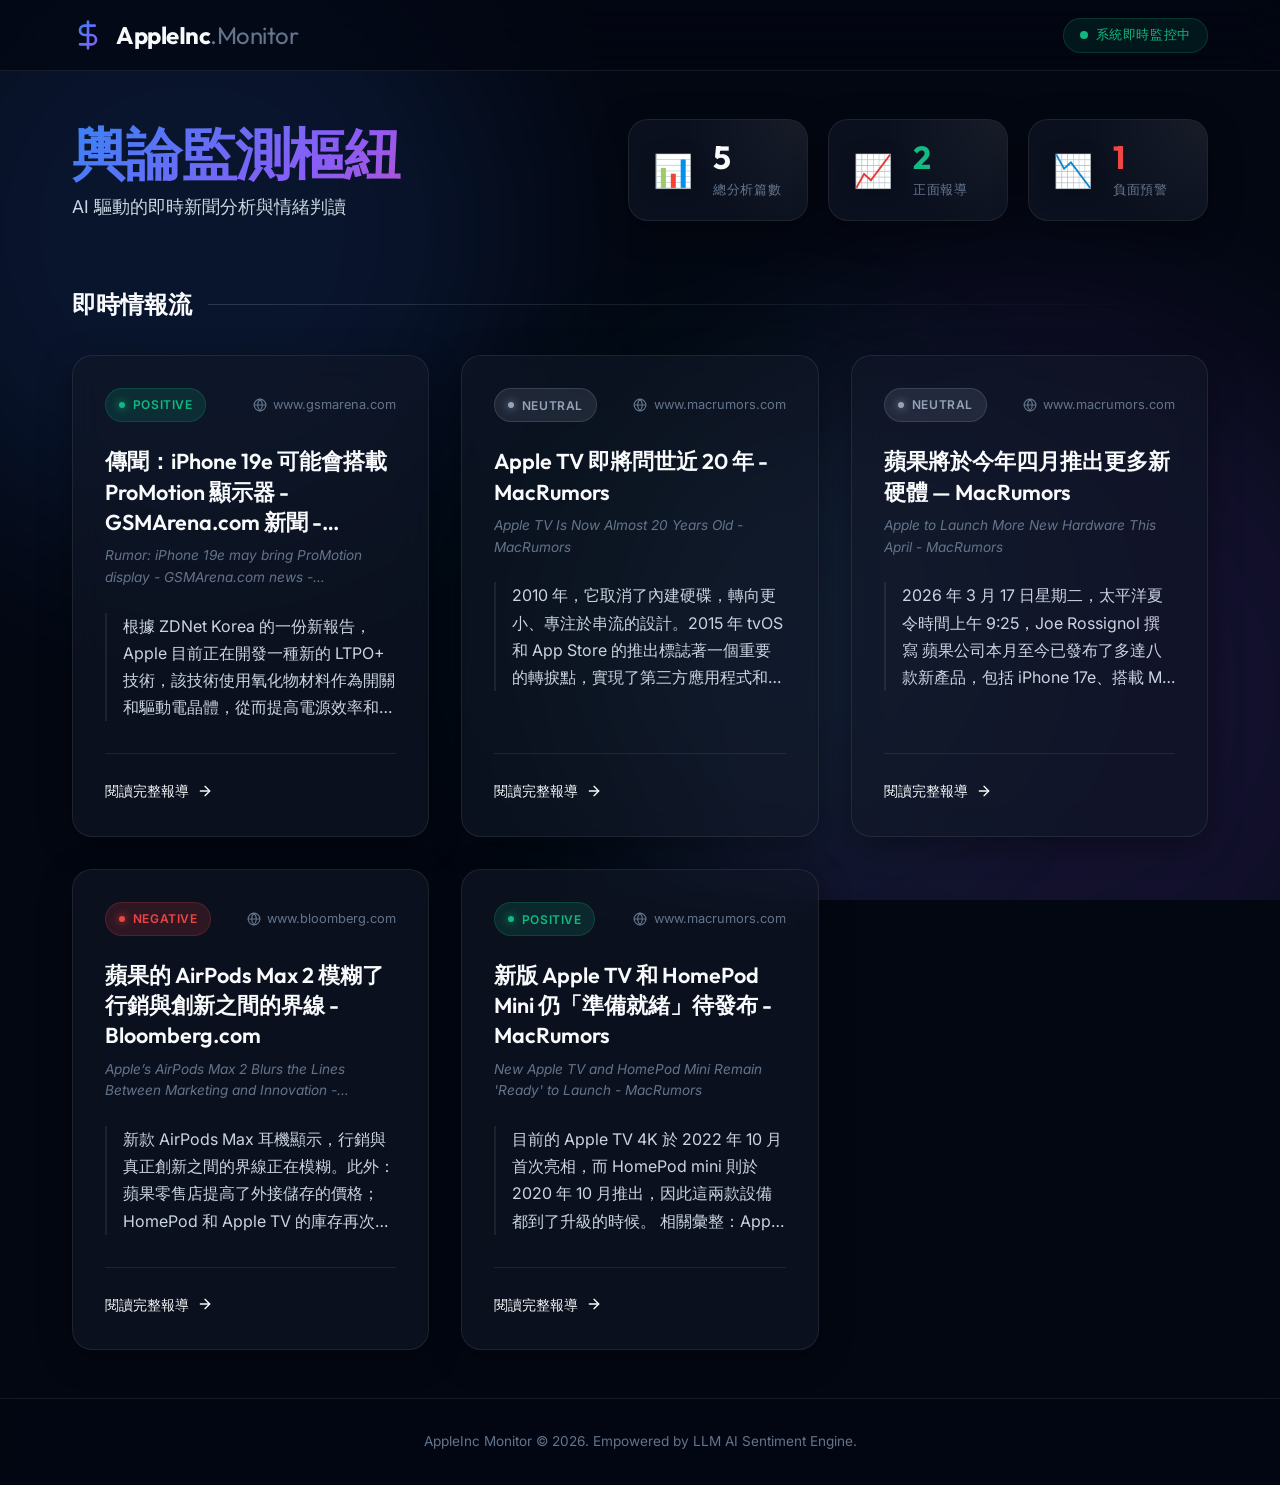
<file: docs/index.html>
<!DOCTYPE html>
<html lang="zh-Hant">
<head>
    <meta charset="UTF-8">
    <meta name="viewport" content="width=device-width, initial-scale=1.0">
    <meta name="description" content="AppleInc 輿論監控系統 — 即時追蹤 Apple 相關新聞與 AI 情緒分析報告">
    <title>AppleInc Monitor | 輿論監控樞紐</title>
    <!-- Use Google Fonts for premium typography -->
    <link rel="preconnect" href="https://fonts.googleapis.com">
    <link rel="preconnect" href="https://fonts.gstatic.com" crossorigin>
    <link href="https://fonts.googleapis.com/css2?family=Outfit:wght@300;400;500;600;700;800&family=Inter:wght@300;400;500;600;700&display=swap" rel="stylesheet">
    <link rel="stylesheet" href="./style.css">
</head>
<body>

<!-- Animated Background Mesh -->
<div class="bg-mesh">
    <div class="mesh-blob blob-1"></div>
    <div class="mesh-blob blob-2"></div>
    <div class="mesh-blob blob-3"></div>
</div>

<div class="app-container">
    <!-- Navbar -->
    <nav class="glass-nav">
        <div class="nav-content">
            <div class="nav-brand">
                <div class="brand-icon">
                    <svg viewBox="0 0 24 24" fill="none" stroke="url(#gradient)" stroke-width="2" stroke-linecap="round" stroke-linejoin="round">
                        <defs>
                            <linearGradient id="gradient" x1="0%" y1="0%" x2="100%" y2="100%">
                                <stop offset="0%" stop-color="#3b82f6" />
                                <stop offset="100%" stop-color="#8b5cf6" />
                            </linearGradient>
                        </defs>
                        <path d="M12 2v20M17 5H9.5a3.5 3.5 0 0 0 0 7h5a3.5 3.5 0 0 1 0 7H6"/>
                    </svg>
                </div>
                <h1>AppleInc<span>.Monitor</span></h1>
            </div>
            <div class="nav-status">
                <span class="pulse-dot"></span>
                <span class="status-text">系統即時監控中</span>
            </div>
        </div>
    </nav>

    <main class="dashboard">
        <!-- Dashboard Header & KPI -->
        <header class="dashboard-header animate-fade-in">
            <div class="header-titles">
                <h2 class="page-title">輿論監測樞紐</h2>
                <p class="page-subtitle">AI 驅動的即時新聞分析與情緒判讀</p>
            </div>
            
            
            <div class="kpi-grid">
                <div class="kpi-card glass-panel" style="--delay: 0.1s">
                    <div class="kpi-icon">📊</div>
                    <div class="kpi-info">
                        <span class="kpi-value">5</span>
                        <span class="kpi-label">總分析篇數</span>
                    </div>
                </div>
                <div class="kpi-card glass-panel positive-glow" style="--delay: 0.2s">
                    <div class="kpi-icon">📈</div>
                    <div class="kpi-info">
                        <span class="kpi-value positive-text">2</span>
                        <span class="kpi-label">正面報導</span>
                    </div>
                </div>
                <div class="kpi-card glass-panel negative-glow" style="--delay: 0.3s">
                    <div class="kpi-icon">📉</div>
                    <div class="kpi-info">
                        <span class="kpi-value negative-text">1</span>
                        <span class="kpi-label">負面預警</span>
                    </div>
                </div>
            </div>
            
        </header>

        <!-- Dynamic Feed -->
        <section class="feed-section">
            <div class="section-heading animate-fade-in" style="--delay: 0.4s">
                <h3>即時情報流</h3>
                <div class="heading-line"></div>
            </div>
            
            
            <div class="news-grid">
                
                <article class="news-card glass-panel animate-slide-up positive" style="--delay: 0.5s">
                    <div class="card-glow"></div>
                    
                    <div class="card-top">
                        <div class="sentiment-indicator">
                            <span class="indicator-dot"></span>
                            <span class="indicator-text">Positive</span>
                        </div>
                        <div class="source-badge">
                            <svg viewBox="0 0 24 24" width="14" height="14" stroke="currentColor" stroke-width="2" fill="none" stroke-linecap="round" stroke-linejoin="round"><circle cx="12" cy="12" r="10"></circle><line x1="2" y1="12" x2="22" y2="12"></line><path d="M12 2a15.3 15.3 0 0 1 4 10 15.3 15.3 0 0 1-4 10 15.3 15.3 0 0 1-4-10 15.3 15.3 0 0 1 4-10z"></path></svg>
                            www.gsmarena.com
                        </div>
                    </div>

                    <div class="card-content">
                        <h4 class="title-zh">傳聞：iPhone 19e 可能會搭載 ProMotion 顯示器 - GSMArena.com 新聞 - GSMArena.com</h4>
                        <p class="title-en text-muted">Rumor: iPhone 19e may bring ProMotion display - GSMArena.com news - GSMArena.com</p>
                        
                        <div class="content-body">
                            <p class="content-zh">根據 ZDNet Korea 的一份新報告，Apple 目前正在開發一種新的 LTPO+ 技術，該技術使用氧化物材料作為開關和驅動電晶體，從而提高電源效率和更快的響應時間。

iPhone 17e

這項新的顯示技術預計將在即將推出的 iPhone 18 Pro 系列、下一代 iPhone Air 和可摺疊 iPhone 上首次亮相。如果成功應用於這些高階設備，常規的 LTPO 面板將會下放到 iPhone 19e。

距離 iPhone 17e 發布還不到一週，但我們已經收到了其繼任者的繼任者的第一批傳聞。預計將於 2028 年初推出的 iPhone 19e，現在傳聞將會搭載 ProMotion 顯示器。在 Apple 的術語中，這是一種可變刷新率面板，對於預算型的「e」系列來說將是一個突破，因為該系列迄今為止一直僅限於 60Hz 面板。</p>
                        </div>
                    </div>

                    <div class="card-actions">
                        <a href="https://www.gsmarena.com/rumor_iphone_19e_may_bring_promotion_display-news-71995.php" target="_blank" rel="noopener noreferrer" class="read-more-btn">
                            <span>閱讀完整報導</span>
                            <svg viewBox="0 0 24 24" width="16" height="16" stroke="currentColor" stroke-width="2" fill="none" stroke-linecap="round" stroke-linejoin="round"><line x1="5" y1="12" x2="19" y2="12"></line><polyline points="12 5 19 12 12 19"></polyline></svg>
                        </a>
                    </div>
                </article>
                
                <article class="news-card glass-panel animate-slide-up neutral" style="--delay: 0.6000000000000001s">
                    <div class="card-glow"></div>
                    
                    <div class="card-top">
                        <div class="sentiment-indicator">
                            <span class="indicator-dot"></span>
                            <span class="indicator-text">Neutral</span>
                        </div>
                        <div class="source-badge">
                            <svg viewBox="0 0 24 24" width="14" height="14" stroke="currentColor" stroke-width="2" fill="none" stroke-linecap="round" stroke-linejoin="round"><circle cx="12" cy="12" r="10"></circle><line x1="2" y1="12" x2="22" y2="12"></line><path d="M12 2a15.3 15.3 0 0 1 4 10 15.3 15.3 0 0 1-4 10 15.3 15.3 0 0 1-4-10 15.3 15.3 0 0 1 4-10z"></path></svg>
                            www.macrumors.com
                        </div>
                    </div>

                    <div class="card-content">
                        <h4 class="title-zh">Apple TV 即將問世近 20 年 - MacRumors</h4>
                        <p class="title-en text-muted">Apple TV Is Now Almost 20 Years Old - MacRumors</p>
                        
                        <div class="content-body">
                            <p class="content-zh">2010 年，它取消了內建硬碟，轉向更小、專注於串流的設計。2015 年 tvOS 和 App Store 的推出標誌著一個重要的轉捩點，實現了第三方應用程式和遊戲。Apple 後來在 2017 年增加了 4K 支援，並持續迭代更快的晶片，最終推出了目前由 A15 仿生晶片驅動的型號。[...] 購買指南：Apple TV (不建議購買)

相關論壇：Apple TV 和家庭劇院

[122 則留言]

## 熱門報導

### Apple 今天又發布了一款新產品

太平洋夏令時間 2026 年 3 月 20 日星期五下午 2:39，作者：Joe Rossignol

Apple 在今年三月迄今已推出了多達九款新產品，包括 iPhone 17e、搭載 M4 晶片的 iPad Air 型號、搭載 M5 晶片的 MacBook Air 型號、搭載 M5 Pro 和 M5 Max 晶片的 MacBook Pro 型號、全新的 MacBook Neo、更新的 Studio Display、更高階的 Studio Display XDR、AirPods Max 2，以及現在的 Nike Powerbeats Pro 2。iPhone 17e 具有與...相同的整體設計。

閱讀完整文章

### iPhone 18 Pro 將於今年稍後推出，具備這 12 項新功能

太平洋夏令時間 2026 年 3 月 18 日星期三上午 7:39，作者：Joe Rossignol [...] AirPods Max 2

3 月 25 日預購，4 月初上市

更新了 H2 晶片，以提升音訊性能和新功能。

WWDC 2026

2026 年 6 月

Apple 的年度開發者大會，屆時將揭曉 iOS 27、macOS 27 等。

iOS 27

2026 年 6 月

Siri 改進、未來可摺疊 iPhone 的優化等。6 月在 WWDC 上介紹，秋季發布。

macOS 27

2026 年 6 月

更智慧的 Siri、未來 MacBook Pro 的觸控優化、以穩定性為重點的更新等。6 月在 WWDC 上介紹，秋季發布。

• Mac mini

• Mac Studio

• iPhone Fold

• iPhone 18 Pro

• 智慧家庭中樞

• Apple TV

• HomePod mini

• iPhone 18

查看完整產品行事曆

## 其他報導

Apple 今天又發布了一款新產品

2 天前，作者：Joe Rossignol</p>
                        </div>
                    </div>

                    <div class="card-actions">
                        <a href="https://www.macrumors.com/2026/03/21/apple-tv-now-almost-20-years-old/" target="_blank" rel="noopener noreferrer" class="read-more-btn">
                            <span>閱讀完整報導</span>
                            <svg viewBox="0 0 24 24" width="16" height="16" stroke="currentColor" stroke-width="2" fill="none" stroke-linecap="round" stroke-linejoin="round"><line x1="5" y1="12" x2="19" y2="12"></line><polyline points="12 5 19 12 12 19"></polyline></svg>
                        </a>
                    </div>
                </article>
                
                <article class="news-card glass-panel animate-slide-up neutral" style="--delay: 0.7000000000000001s">
                    <div class="card-glow"></div>
                    
                    <div class="card-top">
                        <div class="sentiment-indicator">
                            <span class="indicator-dot"></span>
                            <span class="indicator-text">Neutral</span>
                        </div>
                        <div class="source-badge">
                            <svg viewBox="0 0 24 24" width="14" height="14" stroke="currentColor" stroke-width="2" fill="none" stroke-linecap="round" stroke-linejoin="round"><circle cx="12" cy="12" r="10"></circle><line x1="2" y1="12" x2="22" y2="12"></line><path d="M12 2a15.3 15.3 0 0 1 4 10 15.3 15.3 0 0 1-4 10 15.3 15.3 0 0 1-4-10 15.3 15.3 0 0 1 4-10z"></path></svg>
                            www.macrumors.com
                        </div>
                    </div>

                    <div class="card-content">
                        <h4 class="title-zh">蘋果將於今年四月推出更多新硬體 — MacRumors</h4>
                        <p class="title-en text-muted">Apple to Launch More New Hardware This April - MacRumors</p>
                        
                        <div class="content-body">
                            <p class="content-zh">2026 年 3 月 17 日星期二，太平洋夏令時間上午 9:25，Joe Rossignol 撰寫

蘋果公司本月至今已發布了多達八款新產品，包括 iPhone 17e、搭載 M4 晶片的 iPad Air 機型、搭載 M5 晶片的 MacBook Air 機型、搭載 M5 Pro 和 M5 Max 晶片的 MacBook Pro 機型、全新的 MacBook Neo、更新的 Studio Display、更高階的 Studio Display XDR，以及本週的 AirPods Max 2。iPhone 17e 的整體設計與 iPhone...

閱讀完整文章

## 下一篇報導

蘋果去年從生成式 AI 應用程式中賺取近 9 億美元

## 影片

AirPods Max 2 驚喜發布——值得升級嗎？| 第 186 集

蘋果 3,299 美元的 Studio Display XDR 令人難以置信……但有一個問題

蘋果 AirPods Max 2 終於來了——所有新功能都在這裡 [...] 閱讀完整文章 • 78 則評論

### 蘋果 iOS 26.4 的發布說明

2026 年 3 月 18 日星期三，太平洋夏令時間上午 11:56，Juli Clover 撰寫

蘋果向開發者和公開測試者提供了 iOS 26.4 和 iPadOS 26.4 的發布候選版本，這意味著我們最快將於下週看到公開發布。這些 RC 版本的軟體包含蘋果的官方發布說明，為我們提供了更新內容的最終細節。Apple Music - 播放列表遊樂場（測試版）可根據您的...生成播放列表

閱讀完整文章 • 104 則評論

### 蘋果本月已發布八款新產品

2026 年 3 月 17 日星期二，太平洋夏令時間上午 9:25，Joe Rossignol 撰寫 [...] 跳至內容

有任何消息要告訴我們嗎？請告知我們

a. 發送電子郵件給我們
b. 匿名表格

# 蘋果將於今年四月推出更多新硬體

Tim Hardwick 撰寫

蘋果尚未結束。在三月宣布推出七款新產品後——包括 iPhone 17e、iPad Air、MacBook Air、MacBook Pro、MacBook Neo、Studio Display 和 Studio Display XDR——該公司在未來幾週內還有一次發布計畫（至少據我們所知）。

AirPods Max 2 將於 3 月 25 日開放預購，並於四月初開始供貨。這款更新的耳罩式耳機有午夜色、星光色、橘色、紫色和藍色可供選擇——與上一代顏色相同。</p>
                        </div>
                    </div>

                    <div class="card-actions">
                        <a href="https://www.macrumors.com/2026/03/20/apple-to-launch-more-new-hardware-this-april/" target="_blank" rel="noopener noreferrer" class="read-more-btn">
                            <span>閱讀完整報導</span>
                            <svg viewBox="0 0 24 24" width="16" height="16" stroke="currentColor" stroke-width="2" fill="none" stroke-linecap="round" stroke-linejoin="round"><line x1="5" y1="12" x2="19" y2="12"></line><polyline points="12 5 19 12 12 19"></polyline></svg>
                        </a>
                    </div>
                </article>
                
                <article class="news-card glass-panel animate-slide-up negative" style="--delay: 0.8s">
                    <div class="card-glow"></div>
                    
                    <div class="card-top">
                        <div class="sentiment-indicator">
                            <span class="indicator-dot"></span>
                            <span class="indicator-text">Negative</span>
                        </div>
                        <div class="source-badge">
                            <svg viewBox="0 0 24 24" width="14" height="14" stroke="currentColor" stroke-width="2" fill="none" stroke-linecap="round" stroke-linejoin="round"><circle cx="12" cy="12" r="10"></circle><line x1="2" y1="12" x2="22" y2="12"></line><path d="M12 2a15.3 15.3 0 0 1 4 10 15.3 15.3 0 0 1-4 10 15.3 15.3 0 0 1-4-10 15.3 15.3 0 0 1 4-10z"></path></svg>
                            www.bloomberg.com
                        </div>
                    </div>

                    <div class="card-content">
                        <h4 class="title-zh">蘋果的 AirPods Max 2 模糊了行銷與創新之間的界線 - Bloomberg.com</h4>
                        <p class="title-en text-muted">Apple’s AirPods Max 2 Blurs the Lines Between Marketing and Innovation - Bloomberg.com</p>
                        
                        <div class="content-body">
                            <p class="content-zh">新款 AirPods Max 耳機顯示，行銷與真正創新之間的界線正在模糊。此外：蘋果零售店提高了外接儲存的價格；HomePod 和 Apple TV 的庫存再次減少；該公司的家庭硬體主管已跳槽至 Oura。

上週在 Power On 專欄中提到：蘋果的 Liquid Glass 介面短期內不會有任何進展。

### 開場

過去一週，在更新了多款 Mac、iPhone 17e 和 iPad Air 後不久，蘋果公司宣布推出 AirPods Max 2。[...] 蘋果至少從去年起就準備好了新版 Apple TV 和 HomePod mini，但一直沒有發布，因為該公司正在等待新的 Siri 和其他人工智慧升級。這些功能仍遠未準備就緒，因此如果新硬體確實即將推出，那可能意味著蘋果只是厭倦了等待。（儘管這些 AI 功能對於一個獨立的、期待已久的家庭中樞至關重要，但對於 HomePod 和 Apple TV 來說，它們只是一個不錯的附加功能。）[...] 問：入門級 iPad 的更新在哪裡？</p>
                        </div>
                    </div>

                    <div class="card-actions">
                        <a href="https://www.bloomberg.com/news/newsletters/2026-03-22/apple-s-airpods-max-2-blurs-the-lines-between-marketing-and-innovation-mn1pfx3h" target="_blank" rel="noopener noreferrer" class="read-more-btn">
                            <span>閱讀完整報導</span>
                            <svg viewBox="0 0 24 24" width="16" height="16" stroke="currentColor" stroke-width="2" fill="none" stroke-linecap="round" stroke-linejoin="round"><line x1="5" y1="12" x2="19" y2="12"></line><polyline points="12 5 19 12 12 19"></polyline></svg>
                        </a>
                    </div>
                </article>
                
                <article class="news-card glass-panel animate-slide-up positive" style="--delay: 0.9s">
                    <div class="card-glow"></div>
                    
                    <div class="card-top">
                        <div class="sentiment-indicator">
                            <span class="indicator-dot"></span>
                            <span class="indicator-text">Positive</span>
                        </div>
                        <div class="source-badge">
                            <svg viewBox="0 0 24 24" width="14" height="14" stroke="currentColor" stroke-width="2" fill="none" stroke-linecap="round" stroke-linejoin="round"><circle cx="12" cy="12" r="10"></circle><line x1="2" y1="12" x2="22" y2="12"></line><path d="M12 2a15.3 15.3 0 0 1 4 10 15.3 15.3 0 0 1-4 10 15.3 15.3 0 0 1-4-10 15.3 15.3 0 0 1 4-10z"></path></svg>
                            www.macrumors.com
                        </div>
                    </div>

                    <div class="card-content">
                        <h4 class="title-zh">新版 Apple TV 和 HomePod Mini 仍「準備就緒」待發布 - MacRumors</h4>
                        <p class="title-en text-muted">New Apple TV and HomePod Mini Remain 'Ready' to Launch - MacRumors</p>
                        
                        <div class="content-body">
                            <p class="content-zh">目前的 Apple TV 4K 於 2022 年 10 月首次亮相，而 HomePod mini 則於 2020 年 10 月推出，因此這兩款設備都到了升級的時候。

相關彙整：Apple TV, HomePod mini

標籤：彭博社, 馬克·古爾曼

購買指南：Apple TV (勿購買), HomePod Mini (勿購買)

相關論壇：Apple TV 與家庭劇院, HomePod, HomeKit, CarPlay, 家庭與汽車科技

[59 則留言]

## 熱門報導

### 蘋果今天又發布了一款新產品

太平洋時間 2026 年 3 月 20 日星期五下午 2:39，作者：Joe Rossignol [...] 2 天前，作者：Joe Rossignol

蘋果表示 iPhone 駕照將在美國這 7 個州推出

2 天前，作者：Joe Rossignol

蘋果將於今年四月推出更多新硬體

2 天前，作者：Tim Hardwick

AirPods Max 可能仍會獲得更大升級

4 天前，作者：Joe Rossignol

X 服務中斷：Twitter 在 iPhone 和網頁上無法使用

4 天前，作者：Joe Rossignol [...] AirPods Max 2

3 月 25 日預購，4 月初發布

更新了 H2 晶片，以提升音訊性能和新功能。

WWDC 2026

2026 年 6 月

蘋果年度開發者大會，將揭曉 iOS 27、macOS 27 等。

iOS 27

2026 年 6 月

Siri 改進、未來可摺疊 iPhone 的優化等。將於 WWDC 在 6 月推出，並於秋季發布。

macOS 27

2026 年 6 月

更智慧的 Siri、未來 MacBook Pro 的觸控優化、以穩定性為重點的更新等。將於 WWDC 在 6 月推出，並於秋季發布。

• Mac mini

• Mac Studio

• iPhone Fold

• iPhone 18 Pro

• 智慧家庭中樞

• Apple TV

• HomePod mini

• iPhone 18

查看完整產品行事曆

## 其他報導

蘋果今天又發布了一款新產品

2 天前，作者：Joe Rossignol</p>
                        </div>
                    </div>

                    <div class="card-actions">
                        <a href="https://www.macrumors.com/2026/03/22/new-apple-tv-and-homepod-mini-remain-ready/" target="_blank" rel="noopener noreferrer" class="read-more-btn">
                            <span>閱讀完整報導</span>
                            <svg viewBox="0 0 24 24" width="16" height="16" stroke="currentColor" stroke-width="2" fill="none" stroke-linecap="round" stroke-linejoin="round"><line x1="5" y1="12" x2="19" y2="12"></line><polyline points="12 5 19 12 12 19"></polyline></svg>
                        </a>
                    </div>
                </article>
                
            </div>
            
        </section>
    </main>

    <footer class="app-footer">
        <div class="footer-content">
            <p>AppleInc Monitor &copy; 2026. Empowered by LLM AI Sentiment Engine.</p>
        </div>
    </footer>
</div>

</body>
</html>
</file>
<file: docs/style.css>
/* ================================================
   AppleInc Monitor – Ultra Premium UI Dashboard
   ================================================ */

:root {
    /* Color Palette */
    --bg-base: #030712;
    --bg-mesh-1: rgba(59, 130, 246, 0.15); /* Blue */
    --bg-mesh-2: rgba(139, 92, 246, 0.15); /* Purple */
    --bg-mesh-3: rgba(16, 185, 129, 0.1);  /* Emerald */
    
    /* Glass Elements */
    --glass-bg: rgba(17, 24, 39, 0.6);
    --glass-border: rgba(255, 255, 255, 0.08);
    --glass-border-hover: rgba(255, 255, 255, 0.15);
    --glass-shadow: 0 8px 32px 0 rgba(0, 0, 0, 0.37);
    
    /* Text Colors */
    --text-primary: #f8fafc;
    --text-secondary: #cbd5e1;
    --text-muted: #64748b;
    
    /* Sentiment Colors */
    --positive: #10b981;
    --positive-bg: rgba(16, 185, 129, 0.15);
    --positive-glow: rgba(16, 185, 129, 0.4);
    
    --negative: #ef4444;
    --negative-bg: rgba(239, 68, 68, 0.15);
    --negative-glow: rgba(239, 68, 68, 0.4);
    
    --neutral: #94a3b8;
    --neutral-bg: rgba(148, 163, 184, 0.15);
    --neutral-glow: rgba(148, 163, 184, 0.4);
    
    /* Gradients */
    --gradient-brand: linear-gradient(135deg, #3b82f6, #8b5cf6, #ec4899);
    
    /* Fonts */
    --font-heading: 'Outfit', system-ui, -apple-system, sans-serif;
    --font-body: 'Inter', system-ui, -apple-system, sans-serif;
}

/* ---- Reset & Base ---- */
*, *::before, *::after {
    box-sizing: border-box;
    margin: 0;
    padding: 0;
}

html {
    scroll-behavior: smooth;
    font-size: 16px;
}

body {
    font-family: var(--font-body);
    background-color: var(--bg-base);
    color: var(--text-primary);
    min-height: 100vh;
    line-height: 1.6;
    -webkit-font-smoothing: antialiased;
    -moz-osx-font-smoothing: grayscale;
    overflow-x: hidden;
}

/* ---- Animated Background Mesh ---- */
.bg-mesh {
    position: fixed;
    top: 0;
    left: 0;
    width: 100vw;
    height: 100vh;
    z-index: -1;
    overflow: hidden;
    background: #030712;
}

.mesh-blob {
    position: absolute;
    filter: blur(90px);
    border-radius: 50%;
    animation: float 20s infinite alternate ease-in-out;
    opacity: 0.8;
}

.blob-1 {
    top: -10%;
    left: -10%;
    width: 50vw;
    height: 50vw;
    background: var(--bg-mesh-1);
    animation-delay: 0s;
}

.blob-2 {
    bottom: -20%;
    right: -10%;
    width: 60vw;
    height: 60vw;
    background: var(--bg-mesh-2);
    animation-delay: -5s;
}

.blob-3 {
    top: 40%;
    left: 40%;
    width: 40vw;
    height: 40vw;
    background: var(--bg-mesh-3);
    animation-delay: -10s;
}

@keyframes float {
    0% { transform: translate(0, 0) scale(1); }
    33% { transform: translate(5%, 10%) scale(1.1); }
    66% { transform: translate(-5%, 5%) scale(0.9); }
    100% { transform: translate(10%, -5%) scale(1.05); }
}

/* ---- Layout & Structure ---- */
.app-container {
    display: flex;
    flex-direction: column;
    min-height: 100vh;
}

/* ---- Glass Panel Utility ---- */
.glass-panel {
    background: var(--glass-bg);
    backdrop-filter: blur(16px);
    -webkit-backdrop-filter: blur(16px);
    border: 1px solid var(--glass-border);
    box-shadow: var(--glass-shadow);
    border-radius: 20px;
}

/* ---- Navigation Bar ---- */
.glass-nav {
    position: sticky;
    top: 0;
    z-index: 100;
    width: 100%;
    background: rgba(3, 7, 18, 0.7);
    backdrop-filter: blur(20px);
    -webkit-backdrop-filter: blur(20px);
    border-bottom: 1px solid var(--glass-border);
    padding: 1rem 0;
}

.nav-content {
    max-width: 1200px;
    margin: 0 auto;
    padding: 0 2rem;
    display: flex;
    justify-content: space-between;
    align-items: center;
}

.nav-brand {
    display: flex;
    align-items: center;
    gap: 0.75rem;
}

.brand-icon {
    width: 32px;
    height: 32px;
    display: flex;
    align-items: center;
    justify-content: center;
}

.nav-brand h1 {
    font-family: var(--font-heading);
    font-size: 1.5rem;
    font-weight: 700;
    letter-spacing: -0.02em;
}

.nav-brand span {
    color: var(--text-muted);
    font-weight: 400;
}

.nav-status {
    display: flex;
    align-items: center;
    gap: 0.5rem;
    padding: 0.4rem 1rem;
    border-radius: 999px;
    background: rgba(16, 185, 129, 0.1);
    border: 1px solid rgba(16, 185, 129, 0.2);
}

.pulse-dot {
    width: 8px;
    height: 8px;
    background-color: var(--positive);
    border-radius: 50%;
    box-shadow: 0 0 0 0 rgba(16, 185, 129, 0.7);
    animation: pulse 2s infinite;
}

.status-text {
    font-size: 0.8rem;
    font-weight: 500;
    color: var(--positive);
    letter-spacing: 0.05em;
}

@keyframes pulse {
    0% { transform: scale(0.95); box-shadow: 0 0 0 0 rgba(16, 185, 129, 0.7); }
    70% { transform: scale(1); box-shadow: 0 0 0 6px rgba(16, 185, 129, 0); }
    100% { transform: scale(0.95); box-shadow: 0 0 0 0 rgba(16, 185, 129, 0); }
}

/* ---- Main Dashboard ---- */
.dashboard {
    max-width: 1200px;
    margin: 0 auto;
    padding: 3rem 2rem;
    flex: 1;
    width: 100%;
}

/* ---- Dashboard Header & KPI ---- */
.dashboard-header {
    margin-bottom: 4rem;
    display: flex;
    justify-content: space-between;
    align-items: flex-end;
    flex-wrap: wrap;
    gap: 2rem;
}

.header-titles {
    flex: 1;
    min-width: 300px;
}

.page-title {
    font-family: var(--font-heading);
    font-size: 3.5rem;
    font-weight: 800;
    line-height: 1.1;
    margin-bottom: 0.5rem;
    background: var(--gradient-brand);
    -webkit-background-clip: text;
    -webkit-text-fill-color: transparent;
    letter-spacing: -0.03em;
}

.page-subtitle {
    font-size: 1.1rem;
    color: var(--text-secondary);
    font-weight: 400;
    max-width: 500px;
}

.kpi-grid {
    display: flex;
    gap: 1.25rem;
}

.kpi-card {
    padding: 1.25rem 1.5rem;
    display: flex;
    align-items: center;
    gap: 1.25rem;
    min-width: 180px;
    position: relative;
    overflow: hidden;
    transition: all 0.3s cubic-bezier(0.25, 0.8, 0.25, 1);
}

.kpi-card::before {
    content: '';
    position: absolute;
    top: 0;
    left: 0;
    width: 100%;
    height: 100%;
    background: radial-gradient(circle at top right, rgba(255,255,255,0.05), transparent 60%);
    pointer-events: none;
}

.kpi-card:hover {
    transform: translateY(-5px);
    border-color: var(--glass-border-hover);
    box-shadow: 0 12px 40px 0 rgba(0, 0, 0, 0.4);
}

.kpi-icon {
    font-size: 2rem;
    filter: drop-shadow(0 2px 8px rgba(0,0,0,0.3));
}

.kpi-info {
    display: flex;
    flex-direction: column;
}

.kpi-value {
    font-family: var(--font-heading);
    font-size: 2rem;
    font-weight: 700;
    line-height: 1.1;
}

.kpi-label {
    font-size: 0.8rem;
    color: var(--text-muted);
    font-weight: 500;
    text-transform: uppercase;
    letter-spacing: 0.05em;
    margin-top: 0.25rem;
}

.positive-text { color: var(--positive); }
.negative-text { color: var(--negative); }

.positive-glow:hover { box-shadow: 0 12px 40px 0 rgba(16, 185, 129, 0.15); border-color: rgba(16, 185, 129, 0.3); }
.negative-glow:hover { box-shadow: 0 12px 40px 0 rgba(239, 68, 68, 0.15); border-color: rgba(239, 68, 68, 0.3); }

/* ---- Feed Section ---- */
.feed-section {
    position: relative;
}

.section-heading {
    display: flex;
    align-items: center;
    gap: 1rem;
    margin-bottom: 2rem;
}

.section-heading h3 {
    font-family: var(--font-heading);
    font-size: 1.5rem;
    font-weight: 600;
    color: var(--text-primary);
}

.heading-line {
    flex: 1;
    height: 1px;
    background: linear-gradient(90deg, var(--glass-border-hover), transparent);
}

.news-grid {
    display: grid;
    grid-template-columns: repeat(auto-fill, minmax(350px, 1fr));
    gap: 2rem;
}

/* ---- News Card ---- */
.news-card {
    display: flex;
    flex-direction: column;
    padding: 2rem;
    transition: all 0.4s cubic-bezier(0.16, 1, 0.3, 1);
    position: relative;
    z-index: 1;
}

.card-glow {
    position: absolute;
    top: 0;
    left: 0;
    right: 0;
    height: 100%;
    border-radius: 20px;
    z-index: -1;
    opacity: 0;
    transition: opacity 0.4s ease;
    background: radial-gradient(circle at 50% 0%, var(--glow-color, rgba(255,255,255,0.05)), transparent 70%);
}

.news-card:hover {
    transform: translateY(-8px) scale(1.01);
    border-color: var(--glass-border-hover);
    box-shadow: 0 20px 40px -10px rgba(0,0,0,0.5);
}

.news-card:hover .card-glow {
    opacity: 1;
}

/* Sentiment Specific Styling */
.news-card.positive { --glow-color: var(--positive-glow); }
.news-card.negative { --glow-color: var(--negative-glow); }
.news-card.neutral { --glow-color: var(--neutral-glow); }

.card-top {
    display: flex;
    justify-content: space-between;
    align-items: center;
    margin-bottom: 1.5rem;
}

.sentiment-indicator {
    display: flex;
    align-items: center;
    gap: 0.5rem;
    padding: 0.4rem 0.8rem;
    border-radius: 999px;
    font-size: 0.75rem;
    font-weight: 600;
    letter-spacing: 0.05em;
    text-transform: uppercase;
}

.news-card.positive .sentiment-indicator { background: var(--positive-bg); color: var(--positive); border: 1px solid rgba(16, 185, 129, 0.2); }
.news-card.negative .sentiment-indicator { background: var(--negative-bg); color: var(--negative); border: 1px solid rgba(239, 68, 68, 0.2); }
.news-card.neutral .sentiment-indicator { background: var(--neutral-bg); color: var(--neutral); border: 1px solid rgba(148, 163, 184, 0.2); }

.news-card.positive .indicator-dot { background-color: var(--positive); box-shadow: 0 0 8px var(--positive); }
.news-card.negative .indicator-dot { background-color: var(--negative); box-shadow: 0 0 8px var(--negative); }
.news-card.neutral .indicator-dot { background-color: var(--neutral); box-shadow: 0 0 8px var(--neutral); }

.indicator-dot {
    width: 6px;
    height: 6px;
    border-radius: 50%;
}

.source-badge {
    display: flex;
    align-items: center;
    gap: 0.4rem;
    font-size: 0.8rem;
    color: var(--text-muted);
}

.card-content {
    flex: 1;
    display: flex;
    flex-direction: column;
}

.title-zh {
    font-family: var(--font-heading);
    font-size: 1.35rem;
    font-weight: 600;
    color: var(--text-primary);
    line-height: 1.4;
    margin-bottom: 0.5rem;
    display: -webkit-box;
    -webkit-line-clamp: 3;
    -webkit-box-orient: vertical;
    overflow: hidden;
    text-overflow: ellipsis;
}

.title-en {
    font-size: 0.85rem;
    font-style: italic;
    margin-bottom: 1.5rem;
    display: -webkit-box;
    -webkit-line-clamp: 2;
    -webkit-box-orient: vertical;
    overflow: hidden;
}

.text-muted {
    color: var(--text-muted);
}

.content-body {
    position: relative;
    padding-left: 1rem;
    border-left: 2px solid var(--glass-border);
    margin-bottom: 2rem;
}

.content-zh {
    font-size: 1rem;
    color: var(--text-secondary);
    line-height: 1.7;
    display: -webkit-box;
    -webkit-line-clamp: 4;
    -webkit-box-orient: vertical;
    overflow: hidden;
}

.card-actions {
    margin-top: auto;
    padding-top: 1.5rem;
    border-top: 1px solid var(--glass-border);
}

.read-more-btn {
    display: inline-flex;
    align-items: center;
    gap: 0.5rem;
    color: var(--text-primary);
    text-decoration: none;
    font-size: 0.9rem;
    font-weight: 500;
    transition: color 0.2s ease, transform 0.2s ease;
}

.read-more-btn:hover {
    color: #3b82f6;
    transform: translateX(4px);
}

/* ---- Empty State ---- */
.empty-state {
    padding: 5rem 2rem;
    display: flex;
    flex-direction: column;
    align-items: center;
    justify-content: center;
    text-align: center;
    max-width: 600px;
    margin: 0 auto;
}

.empty-animation {
    position: relative;
    width: 100px;
    height: 100px;
    display: flex;
    align-items: center;
    justify-content: center;
    margin-bottom: 2rem;
}

.pulse-ring {
    position: absolute;
    width: 100%;
    height: 100%;
    border-radius: 50%;
    border: 2px solid rgba(59, 130, 246, 0.5);
    animation: ping 2s cubic-bezier(0, 0, 0.2, 1) infinite;
}

@keyframes ping {
    75%, 100% {
        transform: scale(1.5);
        opacity: 0;
    }
}

.empty-icon {
    font-size: 3rem;
    z-index: 1;
}

.empty-state h3 {
    font-family: var(--font-heading);
    font-size: 1.8rem;
    margin-bottom: 0.5rem;
}

.empty-state p {
    color: var(--text-muted);
    margin-bottom: 2rem;
}

.terminal-box {
    background: #000;
    border: 1px solid rgba(255,255,255,0.1);
    border-radius: 12px;
    width: 100%;
    overflow: hidden;
    text-align: left;
    box-shadow: 0 10px 30px rgba(0,0,0,0.5);
}

.terminal-header {
    background: #1a1b1e;
    padding: 0.5rem 1rem;
    display: flex;
    gap: 0.4rem;
    border-bottom: 1px solid rgba(255,255,255,0.05);
}

.terminal-header .dot {
    width: 10px;
    height: 10px;
    border-radius: 50%;
}

.dot.red { background: #ff5f56; }
.dot.yellow { background: #ffbd2e; }
.dot.green { background: #27c93f; }

.terminal-box code {
    display: block;
    padding: 1.5rem;
    font-family: 'Menlo', 'Monaco', 'Courier New', monospace;
    color: #4ade80;
    font-size: 0.9rem;
}

.terminal-hint {
    margin-top: 1rem;
    font-size: 0.8rem;
    color: var(--text-muted);
}

/* ---- Footer ---- */
.app-footer {
    padding: 2rem;
    text-align: center;
    border-top: 1px solid var(--glass-border);
    background: rgba(3, 7, 18, 0.5);
    backdrop-filter: blur(10px);
}

.footer-content p {
    color: var(--text-muted);
    font-size: 0.85rem;
}

/* ---- Animation Classes ---- */
.animate-fade-in {
    opacity: 0;
    animation: fadeIn 0.8s ease-out forwards;
    animation-delay: var(--delay, 0s);
}

.animate-slide-up {
    opacity: 0;
    transform: translateY(30px);
    animation: slideUp 0.8s cubic-bezier(0.16, 1, 0.3, 1) forwards;
    animation-delay: var(--delay, 0s);
}

@keyframes fadeIn {
    to { opacity: 1; }
}

@keyframes slideUp {
    to { 
        opacity: 1; 
        transform: translateY(0); 
    }
}

/* ---- Responsive Adjustments ---- */
@media (max-width: 900px) {
    .dashboard-header {
        flex-direction: column;
        align-items: flex-start;
    }
    
    .kpi-grid {
        width: 100%;
        flex-wrap: wrap;
    }
    
    .kpi-card {
        flex: 1;
        min-width: calc(50% - 0.75rem);
    }
}

@media (max-width: 600px) {
    .page-title {
        font-size: 2.5rem;
    }
    
    .news-grid {
        grid-template-columns: 1fr;
    }
    
    .kpi-card {
        min-width: 100%;
    }
    
    .dashboard {
        padding: 2rem 1rem;
    }
}
</file>
